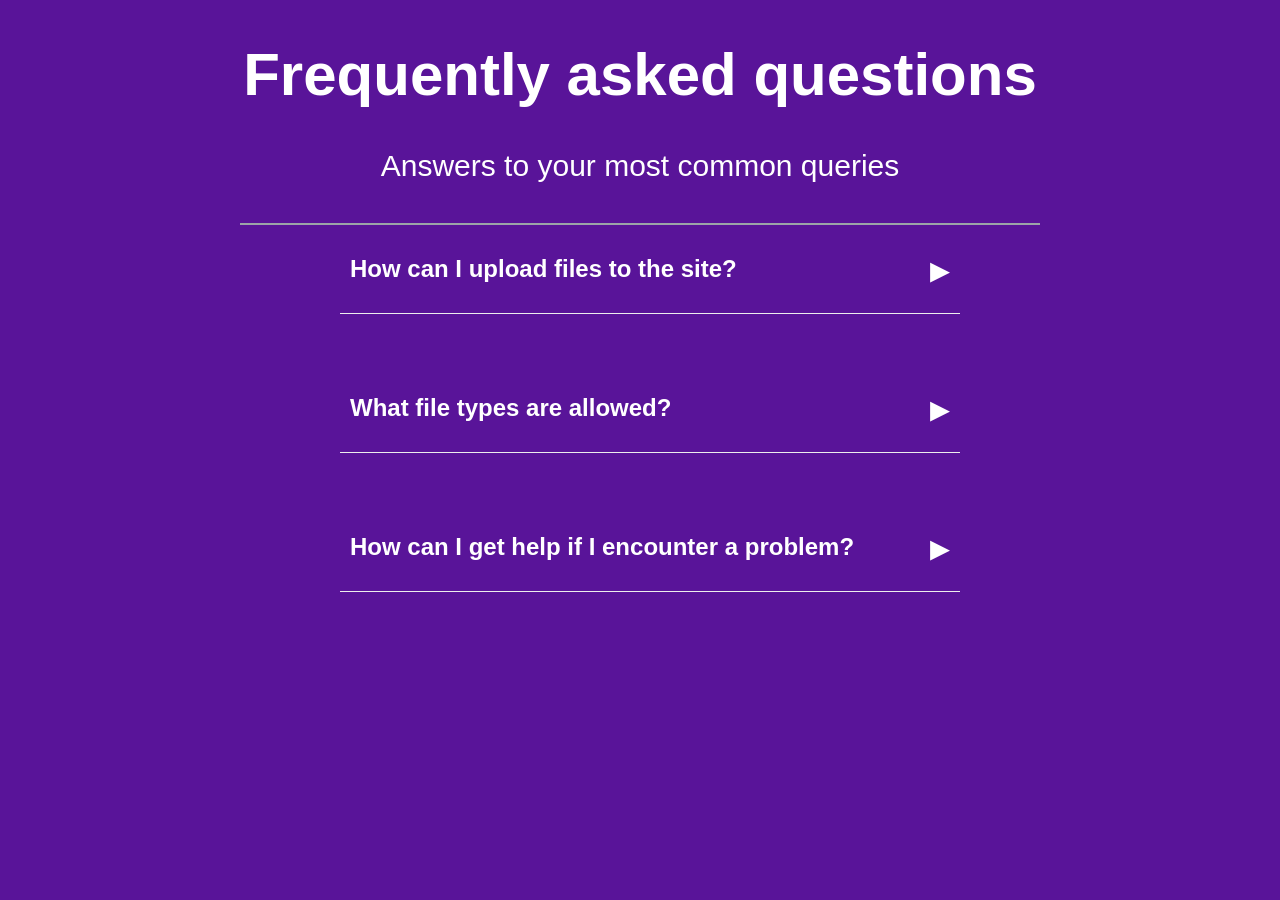
<file: help.html>
<!DOCTYPE html>
<html lang="ar">
<head>
    <meta charset="UTF-8">
    <meta name="viewport" content="width=device-width, initial-scale=1.0">
   
</head>
<link rel="stylesheet" href="help.css">
<body>
    <div class="title">
        <h1>Frequently asked questions</h1>
        <p>Answers to your most common queries</p>
    </div>
    <div class="faq-item">
        <div class="question" onclick="toggleFAQ(this)">
            <h2>How can I upload files to the site?</h2>
            <span class="arrow">▸</span>
        </div>
        <div class="answer">
            <p>To upload files, log in to your account, then go to the file upload page. There, you can select files from your device and click the Upload button. Make sure that the files meet the specified standards.</p>
        </div>
    </div>
    <div class="faq-item">
        <div class="question" onclick="toggleFAQ(this)">
            <h2>What file types are allowed?</h2>
            <span class="arrow">▸</span>
        </div>
        <div class="answer">
            <p>The site accepts many file types including:</p>
            <ul>
                <li>PNG</li>
                <li>PDF</li>
                <li>DOCX</li>
                <li>JPG</li>
            </ul>
            <p>File size must not exceed 10MB per file. Make sure to check the list of allowed files before uploading.</p>
        </div>
    </div>
    <div class="faq-item">
        <div class="question" onclick="toggleFAQ(this)">
            <h2>How can I get help if I encounter a problem?</h2>
            <span class="arrow">▸</span>
        </div>
        <div class="answer">
            <p>You can contact technical support via email TaskVault1@gmail.com or use the contact form on the help page.</p>
        </div>
    </div>
    <script src="helpjava.js"> </script>
</body>
</html>
</file>
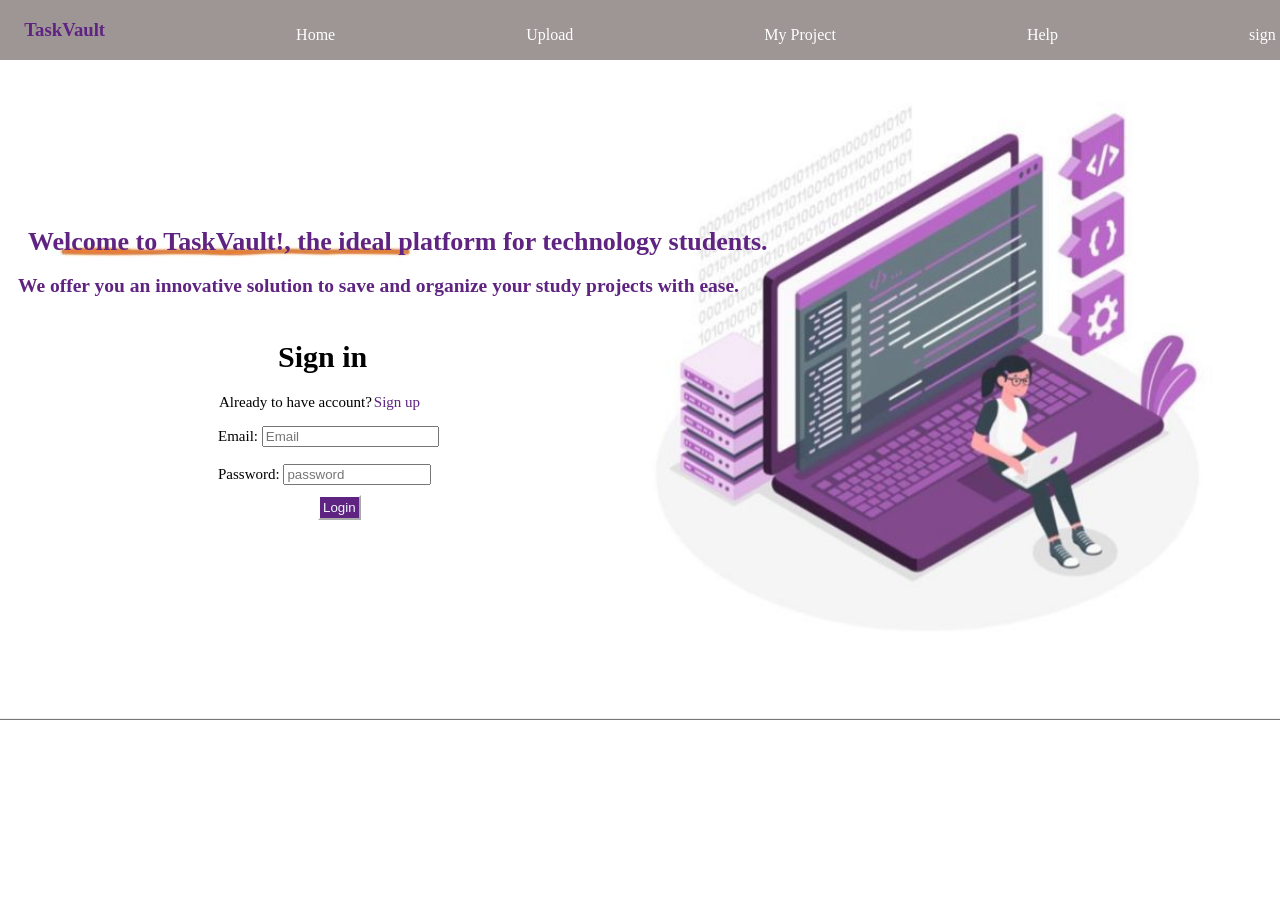
<file: Home.html>
<!DOCTYPE html>
<html>
    <head>
        <title>JPUT HUP</title>
        <meta charset="UTF-8">
        
        <!-- قسم التنقل في الموقع -->
        <div class="home">
            <h3>TaskVault</h3>
            <a href="Home.html">Home</a>
            <a href="upload.html">Upload</a>
            <a href="myproject.html">My Project</a>
            <a href="help.html">Help</a>
            <a href="sign.html">sign up</a>
        </div>
    </head>

    <!-- ربط ملف التنسيق الخارجي -->
    <link rel="stylesheet" href="home.css">
   
    <body>
        <!-- قسم الترحيب بالمستخدم -->
        <div class="wlecome"> 
            <h1>Welcome to TaskVault!, the ideal platform for technology students.</h1>
            <h2>We offer you an innovative solution to save and organize your study projects with ease.</h2>
        </div>

        <!-- قسم تسجيل الدخول -->
        <div class="log">
            <h1> Sign in</h1>
            <p>Already to have account?<a href="sign.html">Sign up</a></p>

            <!-- نموذج تسجيل الدخول -->
            <label>
                <label for="email">Email:</label>
                <input type="text" id="email" value="" placeholder="Email"><br><br>

                <label for="pass">Password:</label>
                <input type="password" id="pass" value="" placeholder="password"><br>

                <button type="button">Login</button>
            </label>
        </div>
    </body>
</html>
</file>
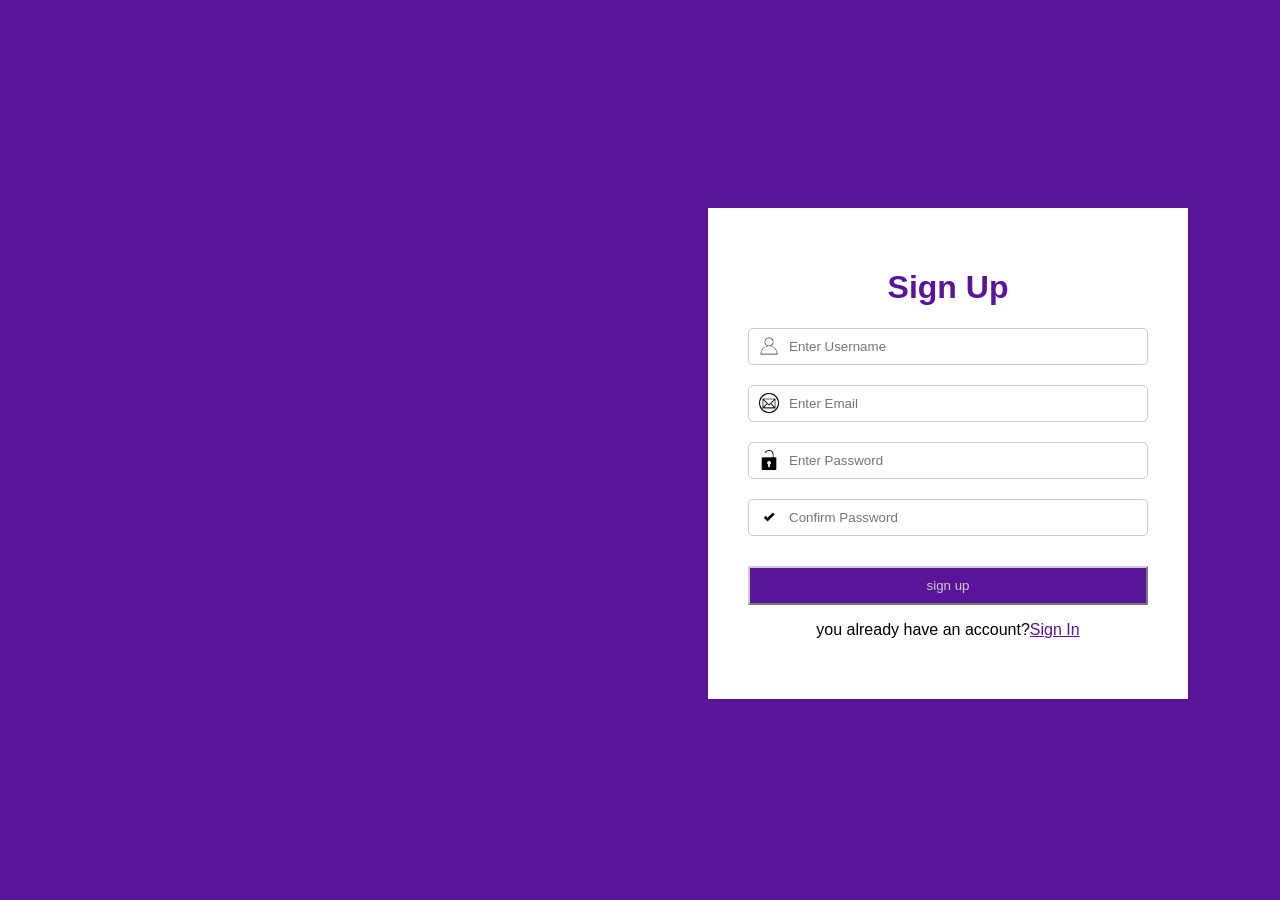
<file: log.html>
<!DOCTYPE html>
<html>
<head>
    <meta charset="UTF-8">
</head>
<link rel="stylesheet" href="log.css">
<body>
    <div class="main">
        <h1>Sign Up</h1>
        <div class="Branch">
            <label for="NAME"></label>
            <input type="text" id="NAME" placeholder="Enter Username">
        </div>
        <div class="Branch">
            <label for="E-mail"></label>
            <input type="email" id="E-mail" placeholder="Enter Email">
        </div>
        <div class="Branch">
            <label for="pass"></label>
            <input type="password" id="pass" placeholder="Enter Password">
        </div>
        <div class="Branch">
            <label for="confirm"></label>
            <input type="password" id="confirm" placeholder="Confirm Password">
            
            <button>sign up </button>
            <p>you already have an account?<a href="Home.html">Sign In</a></p>
            
        </div>
    </div>
<div>
  
</div>
</body>
</html>
</file>
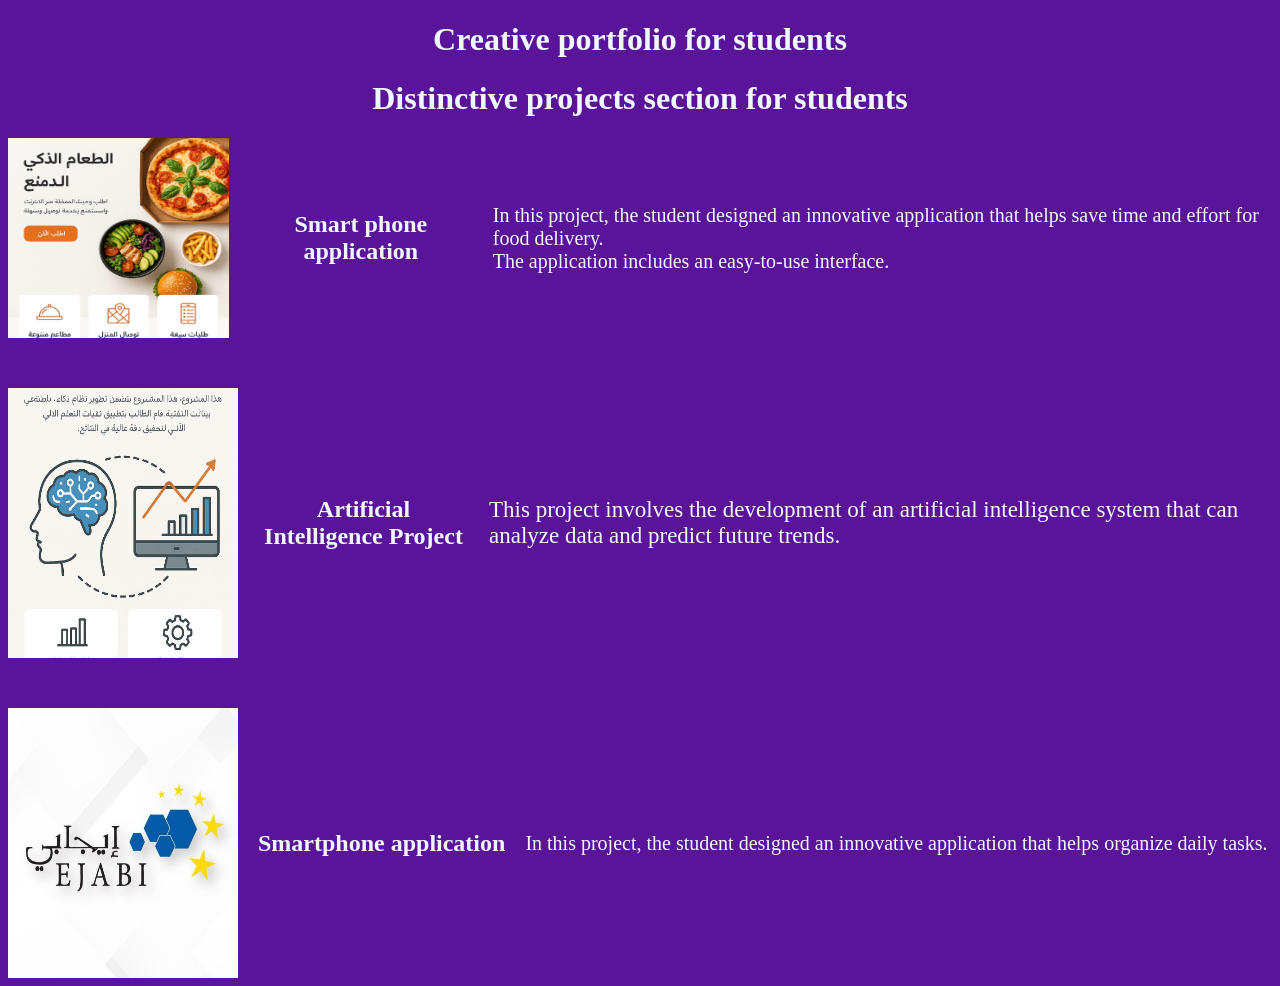
<file: myproject.html>
<!DOCTYPE html>
<html>
<head>
    <meta charset="UTF-8">
</head>
<link rel="stylesheet" href="myproject.css">
    
<body>
    <div class="title">
        <h1>Creative portfolio for students</h1>
        <h1>Distinctive projects section for students</h1>
    </div>
    <div class="talabt">
        <img src="img/Project APP.jpeg">
          <h2>Smart phone application</h2>
        <p>In this project, the student designed an innovative application that helps save time and effort for food delivery.<br>
            The application includes an easy-to-use interface.</p>
    </div>
    <div class="ai">
        <img src="img/AII.jpg">
          <h2>Artificial Intelligence Project</h2>
        <p>This project involves the development of an artificial intelligence 
            system that can analyze data and predict future trends. </p>
    </div>
    <div class="organizing">
        <img src="img/app organizing.jpeg">
          <h2>Smartphone application</h2>
        <p>  In this project, the student designed an innovative application that helps organize daily tasks. </p>
    </div>
</body>
</html>
</file>
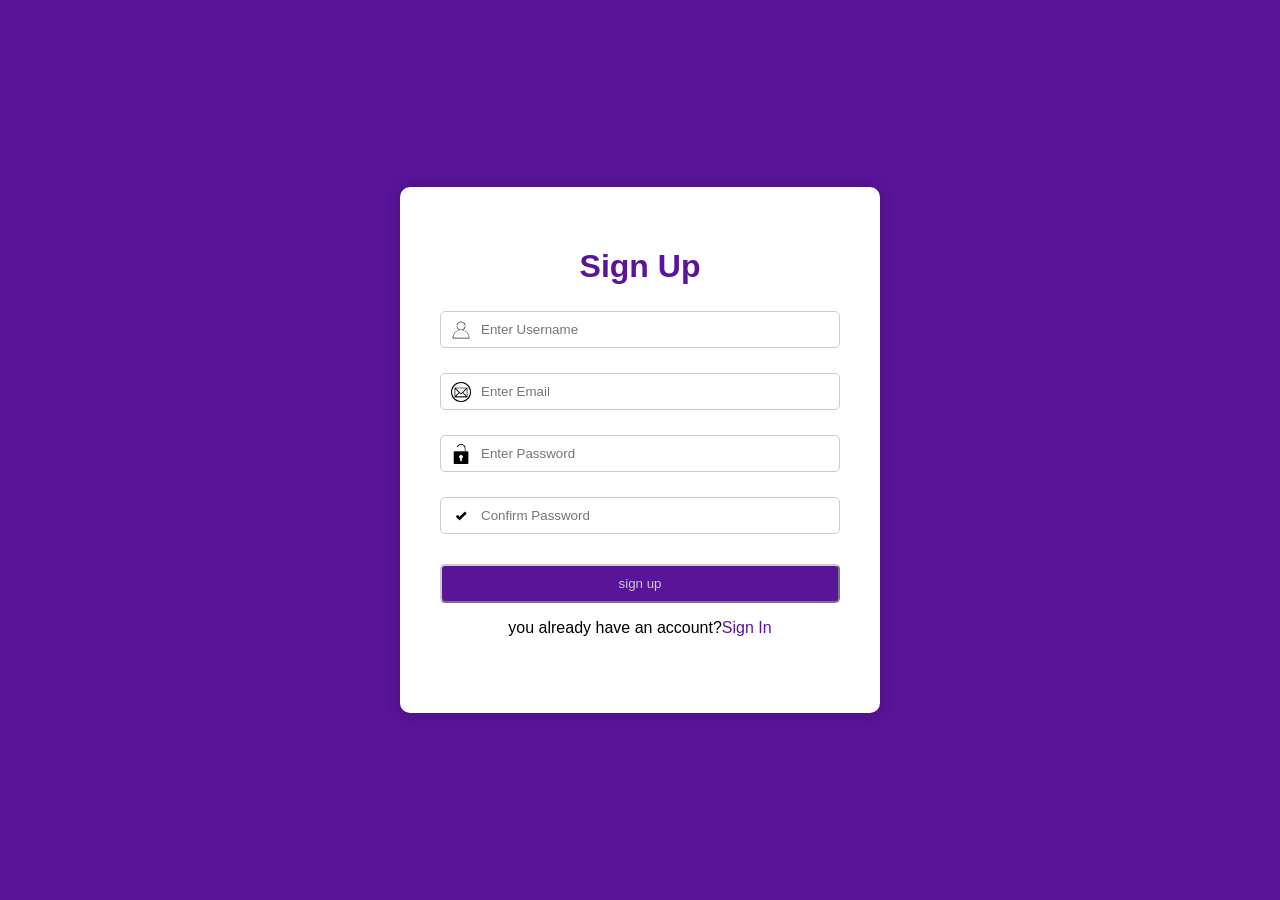
<file: sign.html>
<!DOCTYPE html>
<html lang="en">
<head>
    <meta charset="UTF-8">
    <meta name="viewport" content="width=device-width, initial-scale=1.0">
    
   <link rel="stylesheet" href="sign.css">
    <div class="main">
        <h1>Sign Up</h1>
        <div class="Branch">
            <label for="NAME"></label>
            <input type="text" id="NAME" placeholder="Enter Username">
        </div>
        <div class="Branch">
            <label for="E-mail"></label>
            <input type="email" id="E-mail" placeholder="Enter Email">
        </div>
        <div class="Branch">
            <label for="pass"></label>
            <input type="password" id="pass" placeholder="Enter Password">
        </div>
        <div class="Branch">
            <label for="confirm"></label>
            <input type="password" id="confirm" placeholder="Confirm Password">
            
            <button>sign up </button>
            <p>you already have an account?<a href="Home.html">Sign In</a></p>
            
        </div>
    </div>
<div>
  
</div>
</body>
</html>
</file>
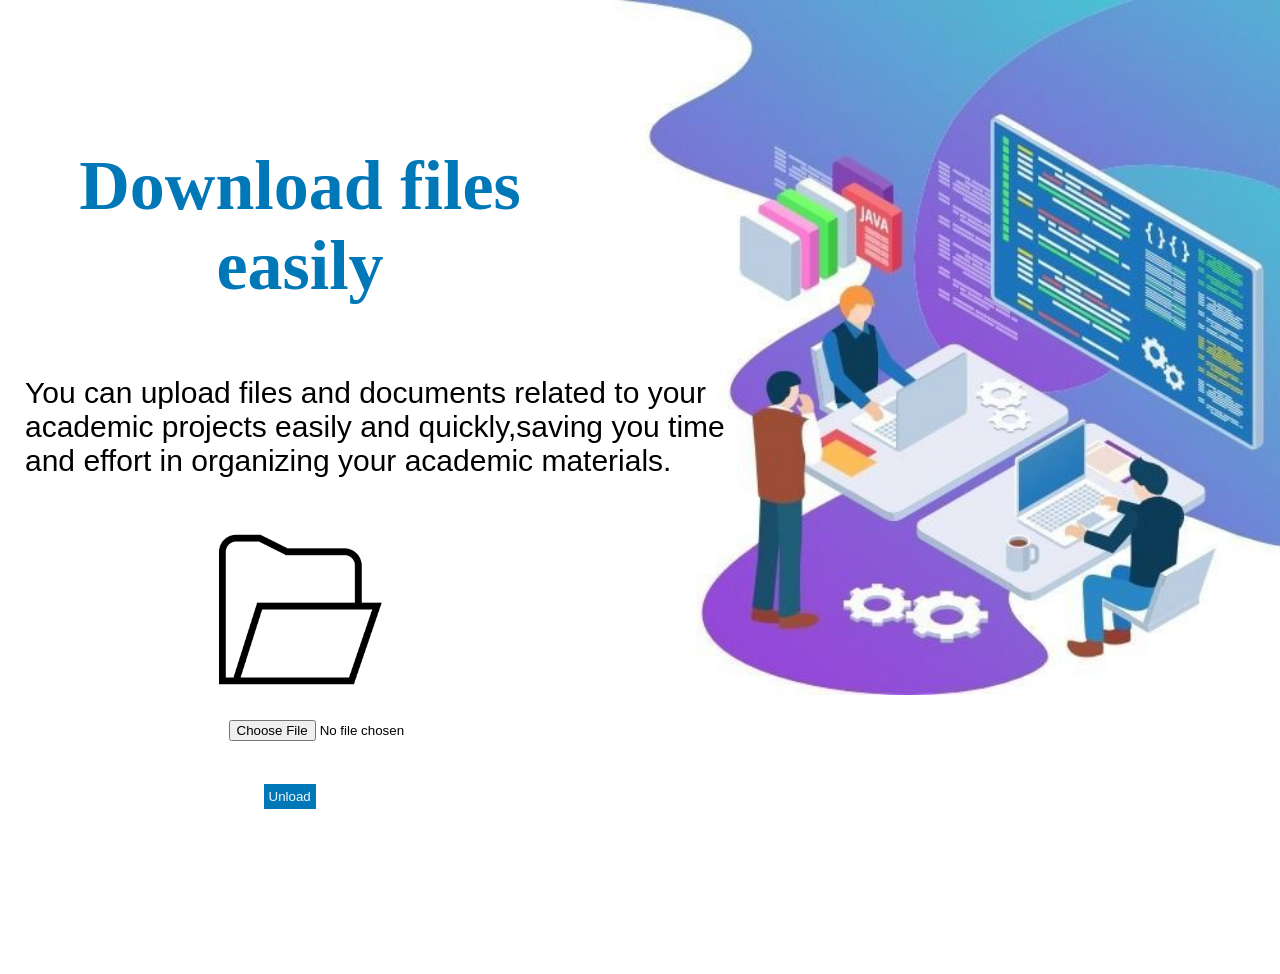
<file: upload.html>
<!DOCTYPE html>



<html lang="ar">
     <head>
         <meta charset="UTF-8">
          <meta name="viewport" content="width=device-width, initial-scale=1.0">
          
                                        <!-- Include FontAwesome stylesheet -->
                                          <link rel="stylesheet" href="upload.css">
                                         </head>
                                          <body>
                                            <div class="introduction">
                                                <p><strong>Download files easily<br></strong>
                                            </div>
                                             <div class="container">
                                                 <div class="text">
                                                  You can upload files and documents related to your <br>academic projects easily and quickly,saving you time<br> and effort in organizing your academic materials.</p>
                                                     </div> 
                                                     <div class="file">
                                                         <form class="unload">
                                                             <img src="img/folder-open.png">
                                                              <input type="file" id="file1"><br><br> <button type="button" onclick="unload()">Unload</button> 
                                                            </form> 
                                                        </div>
                                                     </div>
                                                      <script src="script.js"></script> 
                                                    </body> 
                                                    </html>
</file>
<file: help.css>
/* تنسيق عام للصفحة */
body {
    font-family: Arial, sans-serif; /* نوع الخط */
    max-width: 800px; /* أقصى عرض للمحتوى */
    margin: 20px auto; /* توسيط الصفحة */
    padding: 0 20px; /* مسافة من الجانبين */
    background-color: #591499; /* لون خلفية الصفحة */
    color: white; /* لون الخط */
}

/* تنسيق العنوان الرئيسي */
.title {
    text-align: center; /* توسيط العنوان */
    color: #ffffff; /* لون العنوان */
    border-bottom: 2px solid #9da4a8; /* خط تحت العنوان */
    padding-bottom: 10px; /* مسافة تحت العنوان */
    font-size: 30px; /* حجم الخط */
}

/* كل عنصر من عناصر الأسئلة */
.faq-item {
    border-bottom: 1px solid #eee; /* خط أسفل كل سؤال */
    padding: 10px; /* حشوة داخلية */
    cursor: pointer; /* شكل المؤشر عند المرور */
    width: 75%; /* عرض العنصر */
    margin-left: 100px; /* إزاحة لليسار */
    margin-bottom: 50px; /* مسافة بين العناصر */
}

/* تنسيق السؤال */
.question {
    display: flex; /* ترتيب العناصر أفقياً */
    justify-content: space-between; /* توزيع المسافة بين العناصر */
    align-items: center; /* توسيط عمودي للعناصر */
}

/* السهم الموجود بجانب السؤال */
.arrow {
    font-size: 40px; /* حجم السهم */
    transition: transform 0.3s ease; /* تأثير دوران السهم */
    margin-left: 15px; /* مسافة يسار السهم */
}

/* تنسيق الإجابة المخفية */
.answer {
    max-height: 0; /* إخفاء الإجابة */
    overflow: hidden; /* منع ظهور الزائد */
    transition: max-height 0.3s ease; /* تأثير عند إظهار الإجابة */
    color: #ffffff; /* لون النص */
    padding-right: 20px; /* مسافة من اليمين */
}

/* عند تفعيل العنصر (مثلاً عند الضغط عليه) */
.active .arrow {
    transform: rotate(90deg); /* تدوير السهم */
}

.active .answer {
    max-height: 700px; /* إظهار الإجابة */
}
</file>
<file: home.css>
/* إعداد خلفية الصفحة */
body {
    background-image: url('img/PAGE1.jpg'); /* صورة الخلفية */
    background-repeat: no-repeat; /* عدم تكرار الصورة */
    background-size: 100%; /* ملء الشاشة */
    flex-direction: column; /* اتجاه العناصر عمودياً (لو استخدمت display:flex) */
}

/* تصميم شريط التنقل العلوي */
.home {
    padding: 5px 20px; /* تقليل الارتفاع الداخلي */
    color: #5f2381; /* لون النص */
    display: flex; /* استخدام فليكس لتوزيع العناصر */
    justify-content: center; /* توسيط العناصر أفقياً */
    align-items: center; /* توسيط العناصر عمودياً */
    background-color: rgb(158, 149, 149); /* لون خلفية الشريط */
    border-radius: 0; /* إلغاء الانحناء */
    width: 100%; /* عرض كامل */
    height: 50px; /* ارتفاع الشريط */
    position: fixed; /* تثبيت في أعلى الصفحة */
    top: 0;
    left: 0;
    z-index: 1000; /* وضعه فوق كل العناصر */
    gap: 190px; /* مسافة بين الروابط */
}

/* تنسيق الروابط داخل الشريط */
.home a {
    margin-top: 10px;
    text-decoration: none; /* إزالة الخط السفلي */
    color: white; /* لون النص */
}

/* تأثير عند تمرير الماوس على الرابط */
.home a:hover {
    background-color: #5f2381; /* تغيير لون الخلفية */
    border-radius: 10px; /* انحناء الخلفية */
    padding-left: 3px; /* مسافة داخلية صغيرة */
}

/* تنسيق عنوان الموقع داخل الشريط */
.home h3 {
    margin-right: 0;
    padding: 0;
}

/* تنسيق قسم الترحيب */
.wlecome {
    padding-top: 190px; /* إزاحة للأسفل بسبب الشريط الثابت */
    height: 50px;
    color: #5f2381;
    margin-top: 20px;
    text-align: left;
    margin-right: 450px;
    font-size: 13px;
}

/* عنوان كبير داخل الترحيب */
.wlecome h1 {
    margin-left: 20px;
}

/* عنوان فرعي داخل الترحيب */
.wlecome h2 {
    margin-left: 10px;
}

/* تنسيق صندوق تسجيل الدخول */
.log {
    margin-left: 170px;
    padding: 40px;
    font-size: 15px;
    margin-top: 20px;
}

/* عنوان فرعي داخل تسجيل الدخول */
.log h3 {
    color: #5f2381;
    padding: 0px;
}

/* العنوان الرئيسي لتسجيل الدخول */
.log h1 {
    margin-left: 60px;
}

/* روابط تسجيل الدخول والتسجيل */
.log a {
    text-decoration: none;
    color: #5f2381;
    padding: 1px;
}

/* تنسيق حقل الإيميل */
input[type="email"] {
    width: 280px;
    background-position: 10px center; /* مكان الأيقونة إذا فيه خلفية */
}

/* تنسيق حقل كلمة السر */
input[type="password"] {
    width: 140px;
}

/* تنسيق زر الدخول */
.log button {
    text-align: center;
    background-color: #5f2381;
    color: aliceblue;
    padding: 3px;
    margin: 10px;
    margin-left: 100px;
    border-color: white;
    margin-top: 10px;
}

/* تنسيق النص والرابط داخل فقرة تسجيل الدخول */
.log p, a {
    margin-left: 1px;
}
</file>
<file: log.css>
body {
    background-color: #591499;
    font-family: Arial, sans-serif;
}

h1 {
    color: #591499;
}

.main {
    background-color: white;
    text-align: center;
    display: inline-block;
    flex-direction: column;
    margin: 110px;
    margin-top: 200px;
    margin-left: 700px;
    outline: none;
    padding: 40px;
    width: 400px;
}

.Branch {
    margin-bottom: 20px;
    position: relative;
}

img {
    display: none; /* Hide original image as it's now part of input */
}

label {
    display: block;
    text-align: center;
    margin-bottom: 5px;
    font-size: 14px;
}

input {
    width: 100%;
    padding: 10px 40px 10px 40px; /* Add padding for space around image */
    margin: 0;
    border-radius: 5px;
    border: 1px solid #ccc;
    box-sizing: border-box;
    background-position: 10px center; /* Position image inside input */
    background-repeat: no-repeat;
    background-size: 20px 20px; /* Adjust size of the image */
}

/* Assigning background images for the respective inputs */
#NAME {
    background-image: url('img/username.png');
}

#E-mail {
    background-image: url('img/email.png');
}

#pass {
    background-image: url('img/password.png');
}

#confirm {
    background-image: url('img/confirm.png');
}
button{
margin-top: 30px;
background-color: #591499;
font-family: 'Lucida Sans', 'Lucida Sans Regular', 'Lucida Grande', 'Lucida Sans Unicode', Geneva, Verdana, sans-serif;
color: #ccc;
padding: 10px 40px 10px 40px; /* Add padding for space around image */
background-size: 30px 30px;
width:400px;
border-color: #ccc;
}
a{
    color: #591499;
}
</file>
<file: myproject.css>
/* إعداد الخلفية ولون النص */
body {
   background-color: #591499;
   color: aliceblue;
}

/* عنوان رئيسي في وسط الصفحة */
.title {
   text-align: center;
}
/*تنسيق قسم الطلبات*/
.talabt {
   display: flex; /* عرض العناصر بجانب بعض */
   align-items: inline; /* توسيط عمودي للعناصر */
   gap: 20px; /* مسافة بين العناصر */
}

.talabt img {
   width: 250px;
   height: 200px;
}

.talabt h2 {
   margin: 0; /* إزالة الهوامش */
   font-size: 24px;
   text-align: center;
 
}

.talabt p {
   font-size: 20px;
}

/* تنسيق  الذكاء الاصطناعي */
.ai {
   display: flex; /* عرض أفقي */
   align-items: center;
   gap: 20px;
   margin-top: 50px;
}

.ai img {
   width: 230px;
   height: 270px;
}

.ai h2 {
   margin: 0;
   font-size: 24px;
  text-align:center;
}

.ai p {
   font-size: 23px;
}

/* تنسيق ايجابي */
.organizing {
   display: flex;
   align-items: center;
   gap: 20px;
   margin-top: 50px;
}

.organizing img {
   width: 230px;
   height: 270px;
}

.organizing h2 {
   margin: 0;
   font-size: 24px;
   
}

.organizing p {
   font-size: 20px;
}
/* إعداد الخلفية ولون النص */
body {
   background-color: #591499;
   color: aliceblue;
}


/* تنسيق قسم الطلبة */
.talabt {
   display: flex; /* عرض العناصر بجانب بعض */
   align-items: center; /* توسيط عمودي للعناصر */
   gap: 20px; /* مسافة بين العناصر */
}

.talabt img {
   width: 250px;
   height: 200px;
}

.talabt h2 {
   margin: 0; /* إزالة الهوامش */
   font-size: 24px;
 
}

.talabt p {
   font-size: 20px;
}

/* تنسيق قسم الذكاء الاصطناعي */
.ai {
   display: flex; /* عرض أفقي */
   align-items: center;
   gap: 20px;
   margin-top: 50px;
}

.ai img {
   width: 230px;
   height: 270px;
}

.ai h2 {
   margin: 0;
   font-size: 24px;
   
}

.ai p {
   font-size: 23px;
}

/* تنسيق قسم التنظيم */
.organizing {
   display: flex;
   align-items: center;
   gap: 20px;
   margin-top: 50px;
}

.organizing img {
   width: 230px;
   height: 270px;
}

.organizing h2 {
   margin: 0;
   font-size: 24px;
   /* بدون display:inline لأن flex كافي */
}

.organizing p {
   font-size: 20px;
}
</file>
<file: sign.css>
/* إعداد الخلفية والخط */
body {
    background-color: #591499;
    font-family: Arial, sans-serif;
    
    /* توسيط كامل للصفحة */
    display: flex;
    justify-content: center; /* توسيط أفقي */
    align-items: center;     /* توسيط عمودي */
    height: 100vh;           /* امتداد كامل الشاشة */
    margin: 0;
}

/* العنوان */
h1 {
    color: #591499;
}

/* العنصر الرئيسي */
.main {
    background-color: white;
    text-align: center;
    display: flex;              /* Flex لتوسيط العناصر الداخلية */
    flex-direction: column;
    outline: none;
    padding: 40px;
    width: 400px;
    border-radius: 10px;
    box-shadow: 0px 0px 15px rgba(0,0,0,0.2);
}

/* تنسيق الحقول */
.Branch {
    margin-bottom: 20px;
    position: relative;
}

/* إخفاء الصور لأننا نستخدمها كخلفية داخل input */
img {
    display: none;
}

/* تنسيق عنوان كل حقل */
label {
    display: block;
    text-align: center;
    margin-bottom: 5px;
    font-size: 14px;
}

/* تنسيق الحقول */
input {
    width: 100%;
    padding: 10px 40px; /* مساحة على اليمين واليسار */
    border-radius: 5px;
    border: 1px solid #ccc;
    box-sizing: border-box;
    background-position: 10px center; /* موقع صورة الخلفية */
    background-repeat: no-repeat;
    background-size: 20px 20px;
}

/* صور كخلفية للحقول */
#NAME {
    background-image: url('img/username.png');
}

#E-mail {
    background-image: url('img/email.png');
}

#pass {
    background-image: url('img/password.png');
}

#confirm {
    background-image: url('img/confirm.png');
}

/* تنسيق زر التسجيل */
button {
    margin-top: 30px;
    background-color: #591499;
    font-family: 'Lucida Sans', sans-serif;
    color: #ccc;
    padding: 10px 40px;
    background-size: 30px 30px;
    width: 100%;
    border-color: #ccc;
    border-radius: 5px;
    cursor: pointer;
}

/* تنسيق الروابط */
a {
    color: #591499;
    text-decoration: none;
}
</file>
<file: upload.css>
/* إعداد خلفية الصفحة */
body {
  background-image: url(img/page22.jpg); /* صورة الخلفية */
  background-size: 100%; /* تغطية العرض الكامل */
  background-repeat: no-repeat; /* منع تكرار الخلفية */
  justify-content: center; /* توسيط العناصر أفقياً */
  align-items: center; /* توسيط العناصر عمودياً */
  height: 100vh; /* جعل الصفحة بطول كامل الشاشة */
  margin: 0; /* إزالة الهوامش */
  display: flex;
  flex-direction: column; /* ترتيب العناصر بشكل عمودي */
}

/* تنسيق العنوان الرئيسي */
.introduction {
  font-size: 70px; /* حجم الخط */
  margin-right: 700px; /* إزاحة لليمين */
  color: #0077B6; /* لون الخط */
  margin-top: 150px; /* مسافة من الأعلى */
  text-align: center; /* توسيط النص */
  margin-left: 20px; /* إزاحة لليسار */
}

/* حاوية المحتوى الرئيسية */
.container {
  display: flex;
  flex-direction: column; /* ترتيب عمودي للعناصر */
  align-items: center; /* توسيط العناصر أفقياً */
  width: 100%; /* العرض الكامل */
}

/* تنسيق النص التوضيحي */
.text {
  width: 75%; /* عرض 75% من الصفحة */
  font-size: 30px; /* حجم الخط */
  text-align: left; /* محاذاة لليسار */
  font-family: 'Franklin Gothic Medium', 'Arial Narrow', Arial, sans-serif;
  margin-bottom: 20px; /* مسافة تحت النص */
  margin-right: 270px; /* إزاحة لليمين */
}

/* تنسيق قسم رفع الملفات */
.file {
  width: 10%; /* عرض صغير (تقدر تزيده لو تبي input يكون أعرض) */
  display: flex;
  flex-direction: column;
  align-items: center;
  margin-right: 570px; /* إزاحة لليمين */
  margin-bottom: 120px; /* مسافة تحتية */
}

/* زر الرفع داخل .file */
.file button {
  margin-top: 15px; /* مسافة من الأعلى */
  padding: 5px; /* حشوة داخل الزر */
}

/* حقل إدخال الملف */
.file input {
  margin-top: 15px; /* مسافة من الأعلى */
  padding: 10px; /* حشوة داخلية */
  color: #000000; /* لون الخط داخل الحقل */
}

/* زر رفع الملف عند الضغط */
.unload {
  border: none; /* بدون حدود */
  cursor: pointer; /* شكل المؤشر عند المرور */
}

/* تنسيق صورة داخل قسم الملف */
.file img {
  width: 60%; /* عرض الصورة */
}

/* تنسيق عام لكل الأزرار */
button {
  background-color: #0077B6; /* لون خلفية الزر */
  color: aliceblue; /* لون النص */
  border: none; /* بدون حدود */
  margin-left: 50px; /* إزاحة لليسار */
  margin: 45px; /* هامش خارجي */
}

/* تنسيق الحقول (input) */
input {
  color: #0077B6; /* لون النص داخل الحقول */
}
</file>
